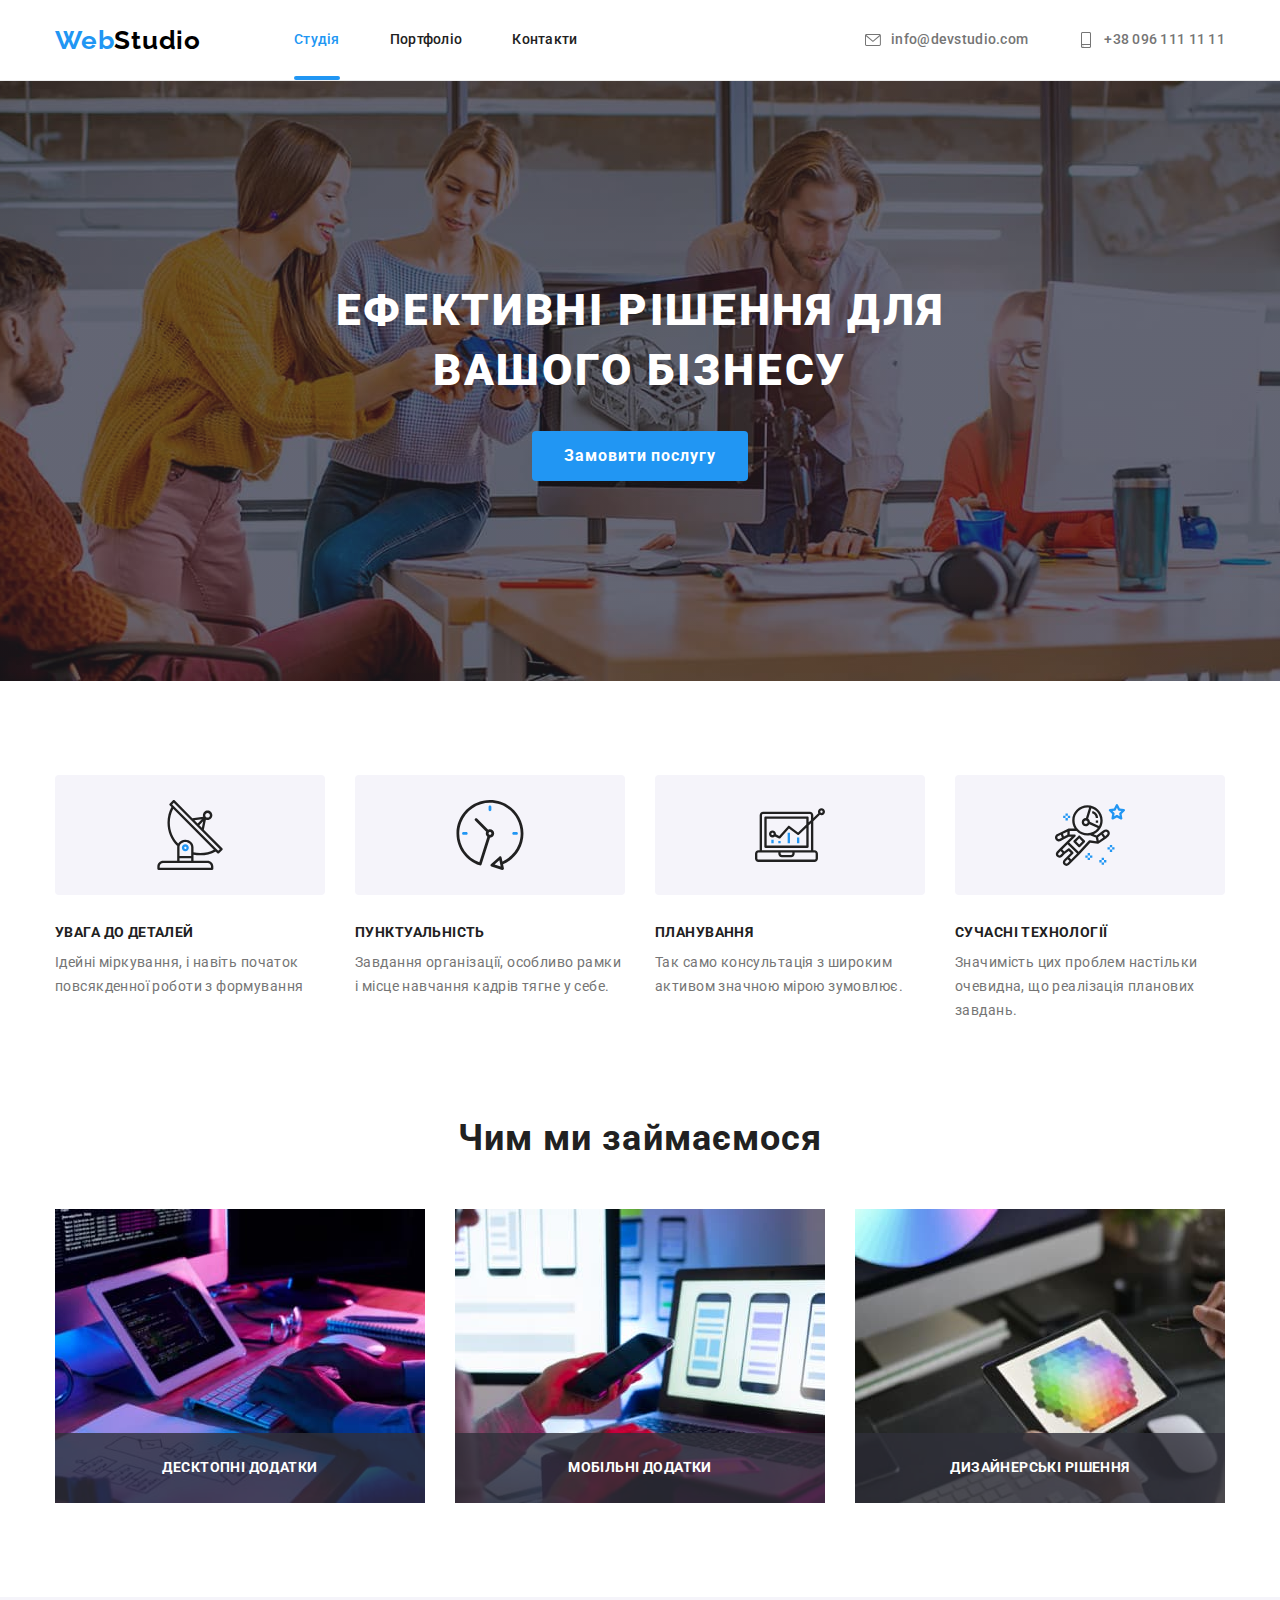
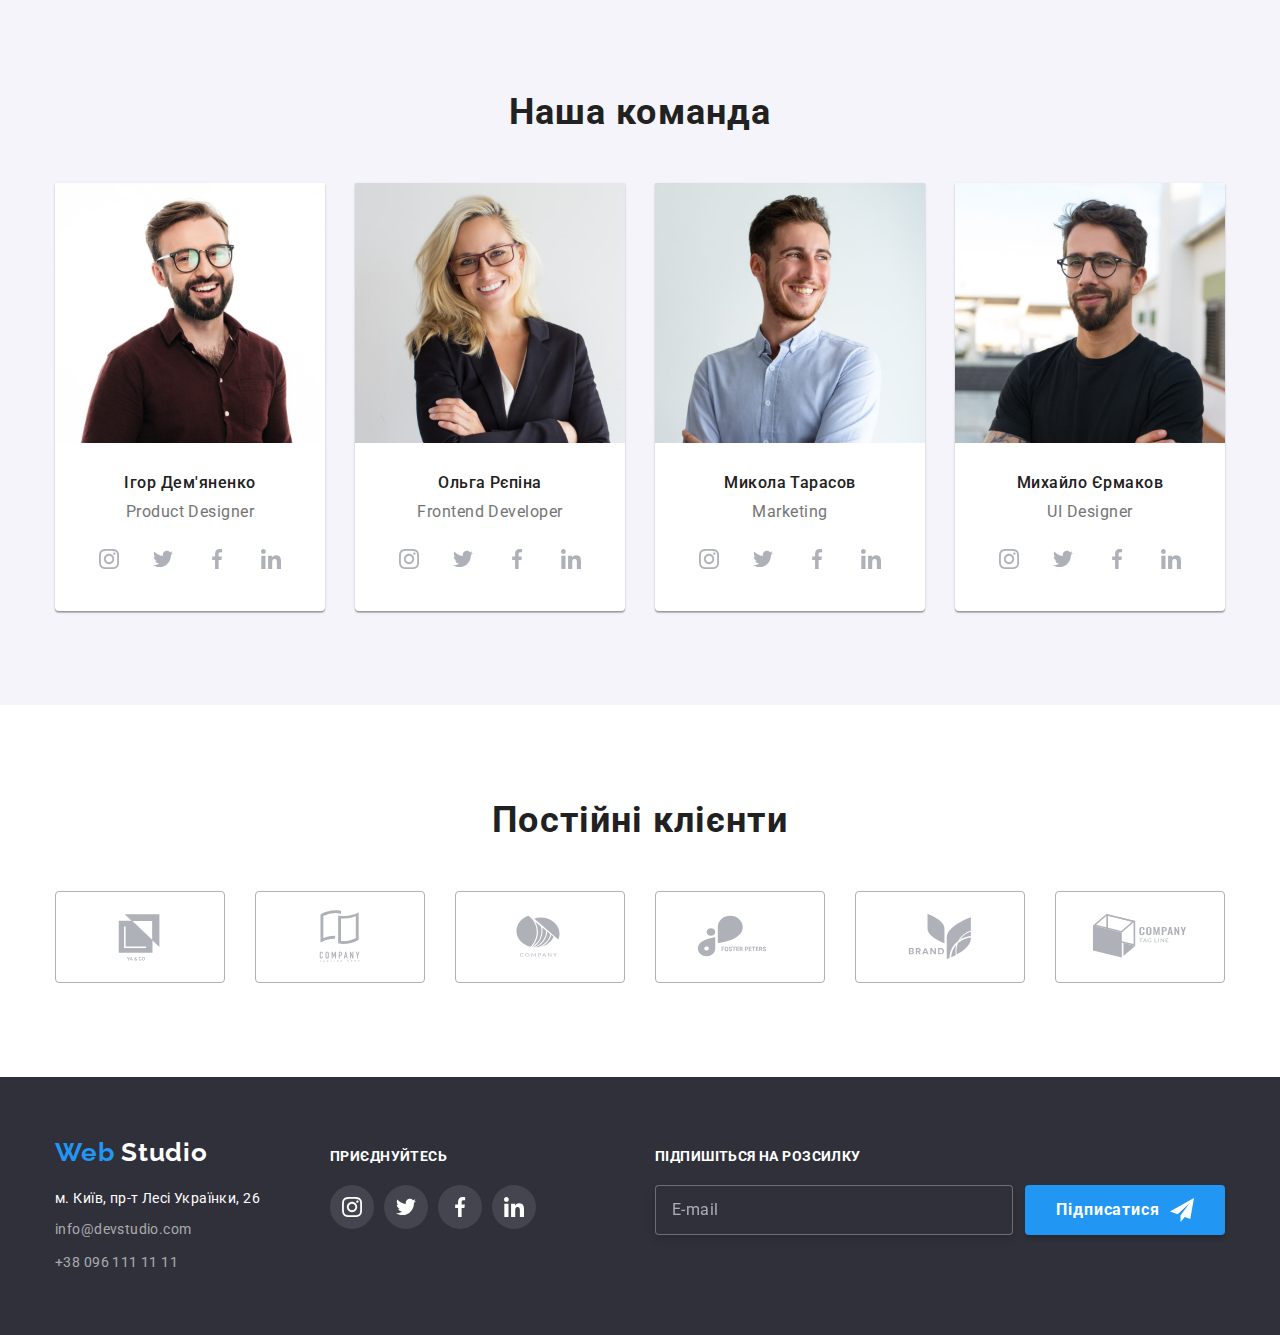
<file: index.html>
<!DOCTYPE html>
<html lang="uk">
<head>
    <meta charset="UTF-8">
    <meta http-equiv="X-UA-Compatible" content="IE=edge">
    <meta name="viewport" content="width=device-width, initial-scale=1.0">
    <title>WebStudio</title>
    <link rel="stylesheet" href="https://fonts.googleapis.com/css2?family=Raleway:wght@700&family=Roboto:wght@400;500;700;900&display=swap">
    <link rel="stylesheet" href="https://cdnjs.cloudflare.com/ajax/libs/modern-normalize/1.1.0/modern-normalize.min.css">
    <link rel="stylesheet" href="css/style.css">
</head>
<body>
     <header>
        <!-- Logo -->
        <div class="container header-container">
            <a href="./index.html" class="logo logo-first">Web<span class="logo logo-end">Studio</span></a>
        <!-- Navigation -->
        <nav>
            <ul class="site-nav">
                <li class="nav-li"><a href="./index.html" class="link current"  >Студія</a></li>
                <li class="nav-li"><a href="./portfolio.html" class="link"  >Портфоліо</a></li>
                <li class="nav-li"><a href="./contacts.html" class="link"  >Контакти </a></li>
            </ul>
        </nav>
        <!-- Contacts -->
        <ul class="contacts-header">
            <li class="contacts-li">
                <a href="mailto:info@devstudio.com" class="contacts-link">
                <svg class="header-icon" width="16" height="12">
                    <use href="./images/icons.svg#icon-envelope-header"></use>
                </svg> info@devstudio.com</a>
            </li>
            <li class="contacts-li">
                <a href="tel:+380961111111" class="contacts-link">
                <svg class="header-icon"  width="10" height="16">
                    <use href="./images/icons.svg#icon-smartphone-header"></use>
                </svg>
                +38 096 111 11 11</a>
            </li>
        </ul>
        </div>
    </header>
    <main>
        <!-- Hero section -->
        <section class="section hero-section">
            <div class="container">
            <h1 class="hero-title">Ефективні рішення для <br> вашого бізнесу</h1>
            <button class="button hero-button" data-modal-open>Замовити послугу</button>
            </div>
        </section>
        <!-- About -->
        <section class="section about">
            <div class="container">
            <ul class="about-list">
                <li class="about-item">
                    <div class="thumb">
                    <svg class="about-icon" width="70" height="70">
                        <use href="./images/icons.svg#icon-antenna"></use>
                    </svg></div>
                    <h2 class="about-title">УВАГА ДО ДЕТАЛЕЙ</h2>
                    <p class="about-text">Ідейні міркування, і навіть початок повсякденної роботи з формування 
                </li>
                <li class="about-item">
                    <div class="thumb">
                        <svg class="about-icon" width="70" height="70">
                            <use href="./images/icons.svg#icon-clock"></use>
                        </svg>
                    </div>
                    <h2 class="about-title">ПУНКТУАЛЬНІСТЬ</h2>
                    <p class="about-text">Завдання організації, особливо рамки і місце навчання кадрів тягне у себе.</p>
                </li>
                <li class="about-item">
                    <div class="thumb">
                        <svg class="about-icon" width="70" height="70">
                            <use href="./images/icons.svg#icon-computer"></use>
                        </svg>
                    </div>
                    <h2 class="about-title">ПЛАНУВАННЯ</h2>
                    <p class="about-text"> Так само консультація з широким активом значною мірою зумовлює.</p>
                </li>
                <li class="about-item">
                    <div class="thumb">
                        <svg class="about-icon" width="70" height="70">
                            <use href="./images/icons.svg#icon-astronat"></use>
                        </svg>
                    </div>
                    <h2 class="about-title">СУЧАСНІ ТЕХНОЛОГІЇ</h2>
                    <p class="about-text">Значимість цих проблем настільки очевидна, що реалізація планових завдань.</p>
                </li>
            </ul>
            </div>
        </section>
        <!-- What we do -->
        <section class="section profile">
            <div class="container">
            <h2 class="profile-title">Чим ми займаємося</h2>
            <ul class="profile-list">
                <li class="profile-item"><div class="profile-text"><p>Десктопні додатки</p></div><img src="images/box-1.jpg" alt="keyboard" width="370" height="294"></li>
                <li class="profile-item"><div class="profile-text"><p>Мобільні додатки</p></div><img src="images/box-2.jpg" alt="mobile" width="370" height="294"></li>
                <li class="profile-item"><div class="profile-text"><p>Дизайнерські рішення</p></div><img src="images/box-3.jpg" alt="tablet" width="370" height="294"></li>
            </ul>
            </div>
        </section>
        <!-- Our team -->
        <section class="section team">
            <div class="container">
            <h2 class="team-title">Наша команда</h2>
            <ul class="team-list">
                <li class="team-item">
                    <img class="team-image" src="./images/product-designer.jpg" alt="Product Designer" width="270" height="260">
                    <div class="team-content">
                    <h3 class="team-name" lang="uk">Ігор Дем'яненко</h3>
                    <p class="team-position" lang="en">Product Designer</p>
                    <ul class="team-link">
                        <li><a class="team-social" href="https://www.instagram.com/"><svg class="team-icon" width="20" height="20"><use href="./images/icons.svg#icon-instagram-team" ></use></svg> <span class="visually-hidden"> Instagram</span></a></li>
                        <li><a class="team-social" href="https://twitter.com/"><svg class="team-icon" width="20" height="20"><use href="./images/icons.svg#icon-twitter-team"></use></svg> <span class="visually-hidden"> Twitter</span></a></li>
                        <li><a class="team-social" href="https://www.facebook.com/"><svg class="team-icon" width="20" height="20"><use href="./images/icons.svg#icon-facebook-team" ></use></svg> <span class="visually-hidden"> Facebook</span></a></li>
                        <li><a class="team-social" href="https://www.linkedin.com/"><svg class="team-icon" width="20" height="20"><use href="./images/icons.svg#icon-linkedin-team"></use></svg> <span class="visually-hidden"> LinkedIn</span></a></li>
                    </ul>
                    </div>
                </li>
                <li class="team-item">
                    <img class="team-image" src="./images/frontend-developer.jpg" alt="Frontend Developer" width="270" height="260">
                    <div class="team-content">
                    <h3 class="team-name" lang="uk">Ольга Рєпіна</h3>
                    <p class="team-position" lang="en">Frontend Developer</p>
                    <ul class="team-link">
                        <li><a class="team-social" href="https://www.instagram.com/"><svg class="team-icon" width="20" height="20"><use href="./images/icons.svg#icon-instagram-team" ></use></svg> <span class="visually-hidden"> Instagram</span></a></li>
                        <li><a class="team-social" href="https://twitter.com/"><svg class="team-icon" width="20" height="20"><use href="./images/icons.svg#icon-twitter-team"></use></svg> <span class="visually-hidden"> Twitter</span></a></li>
                        <li><a class="team-social" href="https://www.facebook.com/"><svg class="team-icon" width="20" height="20"><use href="./images/icons.svg#icon-facebook-team" ></use></svg> <span class="visually-hidden"> Facebook</span></a></li>
                        <li><a class="team-social" href="https://www.linkedin.com/"><svg class="team-icon" width="20" height="20"><use href="./images/icons.svg#icon-linkedin-team"></use></svg> <span class="visually-hidden"> LinkedIn</span></a></li>
                    </ul>
                    </div>
                </li>
                <li class="team-item">
                    <img class="team-image" src="./images/marketing.jpg" alt="Marketing" width="270" height="260">
                    <div class="team-content">
                    <h3 class="team-name" lang="uk">Микола Тарасов</h3>
                    <p class="team-position" lang="en">Marketing</p>
                    <ul class="team-link">
                        <li><a class="team-social" href="https://www.instagram.com/"><svg class="team-icon" width="20" height="20"><use href="./images/icons.svg#icon-instagram-team" ></use></svg> <span class="visually-hidden"> Instagram</span></a></li>
                        <li><a class="team-social" href="https://twitter.com/"><svg class="team-icon" width="20" height="20"><use href="./images/icons.svg#icon-twitter-team"></use></svg> <span class="visually-hidden"> Twitter</span></a></li>
                        <li><a class="team-social" href="https://www.facebook.com/"><svg class="team-icon" width="20" height="20"><use href="./images/icons.svg#icon-facebook-team" ></use></svg> <span class="visually-hidden"> Facebook</span></a></li>
                        <li><a class="team-social" href="https://www.linkedin.com/"><svg class="team-icon" width="20" height="20"><use href="./images/icons.svg#icon-linkedin-team"></use></svg> <span class="visually-hidden"> LinkedIn</span></a></li>
                    </ul>
                    </div>
                </li>
                <li class="team-item">
                    <img class="team-image" src="./images/ui-designer.jpg" alt="UI Designer" width="270" height="260">
                    <div class="team-content">
                    <h3 class="team-name" lang="uk">Михайло Єрмаков</h3>
                    <p class="team-position" lang="en">UI Designer</p>
                   <ul class="team-link">
                        <li><a class="team-social" href="https://www.instagram.com/"><svg class="team-icon" width="20" height="20"><use href="./images/icons.svg#icon-instagram-team" ></use></svg> <span class="visually-hidden"> Instagram</span></a></li>
                        <li><a class="team-social" href="https://twitter.com/"><svg class="team-icon" width="20" height="20"><use href="./images/icons.svg#icon-twitter-team"></use></svg> <span class="visually-hidden"> Twitter</span></a></li>
                        <li><a class="team-social" href="https://www.facebook.com/"><svg class="team-icon" width="20" height="20"><use href="./images/icons.svg#icon-facebook-team" ></use></svg> <span class="visually-hidden"> Facebook</span></a></li>
                        <li><a class="team-social" href="https://www.linkedin.com/"><svg class="team-icon" width="20" height="20"><use href="./images/icons.svg#icon-linkedin-team"></use></svg> <span class="visually-hidden"> LinkedIn</span></a></li>
                    </ul>
                    </div>
                </li>
            </ul>
            </div>
        </section>
        <section class="section clients">
            <div class="container">
            <h2 class="clients-title">Постійні клієнти</h2>
            <ul class="clients-list">
                <li>
                    <a class="clients-link" href="" >
                        <svg class="clients-icon" width="106" height="60">
                            <use href="./images/icons.svg#icon-company1" ></use>
                        </svg>
                    </a>
                </li>
                <li>
                    <a class="clients-link" href="" >
                        <svg class="clients-icon" width="106" height="60">
                            <use href="./images/icons.svg#icon-company2"></use>
                        </svg>
                    </a>
                </li>
                <li><a class="clients-link" href="" >
                        <svg class="clients-icon" width="106" height="60">
                            <use href="./images/icons.svg#icon-company3"></use>
                        </svg>
                    </a>
                </li>
                <li><a class="clients-link" href="" >
                        <svg class="clients-icon" width="106" height="60">
                            <use href="./images/icons.svg#icon-company4"></use>
                        </svg> 
                    </a>
                </li>
                <li><a class="clients-link" href="" >
                        <svg class="clients-icon" width="106" height="60">
                            <use href="./images/icons.svg#icon-company5"></use>
                        </svg> 
                    </a>
                </li>
                <li><a class="clients-link" href="" >
                        <svg class="clients-icon" width="106" height="60">
                            <use href="./images/icons.svg#icon-company6"></use>
                        </svg> 
                    </a>
                </li>
            </ul>
            </div>
        </section>
    </main>
    <footer>
        <div class="container footer-container">
        <div class="footer-adress">
         <!-- Footer logo -->
                <a href="./index.html" class="logo logo-first">Web
                    <span class="logo footer-end">Studio</span>
                </a>
        <!-- Footer adress -->
                <address>
                <ul class="footer-list">
                    <li class="footer-item">
                        <a href="https://goo.gl/maps/C7pXMFegKn5EvWC58" class="adress-link" target="_blank" rel="noreferrer noopener"> м. Київ, пр-т Лесі Українки, 26 </a>
                    </li>
                    <li class="footer-item">
                        <a href="mailto:info@devstudio.com" class="footer-contacts">info@devstudio.com</a>
                    </li>
                    <li class="footer-item">
                        <a href="tell:+380961111111" class="footer-contacts">+38 096 111 11 11</a>
                    </li>
                </ul>
                </address>
        </div>
            <div class="footer-social">
                <p>ПРИЄДНУЙТЕСЬ</p>
                   <ul class="footer-cosial-list">
                        <li><a class="footer-link" href="https://www.instagram.com/">
                            <svg class="icon-footer" width="20" height="20">
                                <use href="./images/icons.svg#icon-instagram-footer"></use>
                            </svg>
                            <span class="visually-hidden"> Instagram</span></a></li>
                        <li><a class="footer-link" href="https://twitter.com/">
                            <svg class="icon-footer" width="20" height="20">
                                <use href="./images/icons.svg#icon-twitter-footer" ></use>
                            </svg>
                            <span class="visually-hidden">Twitter</span></a></li>
                        <li><a class="footer-link" href="https://www.facebook.com/">
                            <svg class="icon-footer" width="20" height="20">
                                <use href="./images/icons.svg#icon-facebook-footer"></use>
                            </svg>
                            <span class="visually-hidden">Facebook</span></a></li>
                        <li><a class="footer-link" href="https://www.linkedin.com/">
                            <svg class="icon-footer" width="20" height="20">
                                <use href="./images/icons.svg#icon-linkedin-footer" ></use>
                            </svg>
                            <span class="visually-hidden">LinkedIn</span></a></li>
                    </ul>
            </div>
            <form class="footer-form">
                <p>ПІДПИШІТЬСЯ НА РОЗСИЛКУ</p>
                    <div class="mail-form">
                            <input type="email" name="mail" id="mail" lang="En" placeholder="E-mail">
                            <button class="footer-button" type="submit">
                                Підписатися
                                <svg class="footer-telegram"  width="24" height="24">
                                    <use href="./images/icons.svg#icon-telegram"></use>
                                </svg>
                            </button>
                    </div>
            </form>
        </div>
    </footer>
    <div class="backdrop is-hidden" data-modal>
        
        <div class="modal">

    <form class="modal-form">
        <p>Залиште свої дані, ми вам передзвонимо</p>

        <div class="form-field">
            <label for="name">Ім'я</label>
            <input class="form-input" type="text" name="name" id="name"> 
                <svg class="icon-modal" width="18" height="18">
                    <use href="./images/icons.svg#icon-person-modal"></use>
                </svg>       
        </div>

        <div class="form-field">
            <label for="telephone">Телефон</label>
            <input class="form-input" type="tel" name="telephone" id="telephone">  
                <svg class="icon-modal" width="18" height="18">
                    <use href="./images/icons.svg#icon-phone-modal"></use>
                </svg>      
        </div>
    
        <div class="form-field">
            <label for="post">Пошта</label>
            <input class="form-input" type="email" name="post" id="post">
                <svg class="icon-modal" width="18" height="18">
                    <use href="./images/icons.svg#icon-email-modal"></use>
                </svg>
                
        </div>
    
        <div class="form-field coment">
        <label for="coment">Коментар </label>
        <textarea class="form-input" name="coment" id="coment" rows="5" placeholder="Введіть текст"></textarea>
        </div>

        <div class="form-checkbox">
        <label class="modal-check"> 
            <input class="checkbox" type="checkbox" name="privacy">
            <span class="checkbox-icon">
                <svg class="icon-chekbox" width="16" height="15">
                    <use href="./images/icons.svg#icon-icon-checkbox"></use>
                </svg>
            </span>
                Погоджуюся з розсилкою та приймаю &nbsp; 
                    <a href="#">Умови договору</a> 
        </label>  
        </div>

       
        <button class="modal-button" type="submit">Відправити</button>
    </form>


            <button class="close-button" data-modal-close>
                <svg class="close-modal" width="11" height="11">
                    <use href="./images/icons.svg#icon-close-modal"></use>
                </svg>
            </button>
        </div>
        
    </div>
    <script src="./js/modal.js"></script>
</body>
</html>
</file>
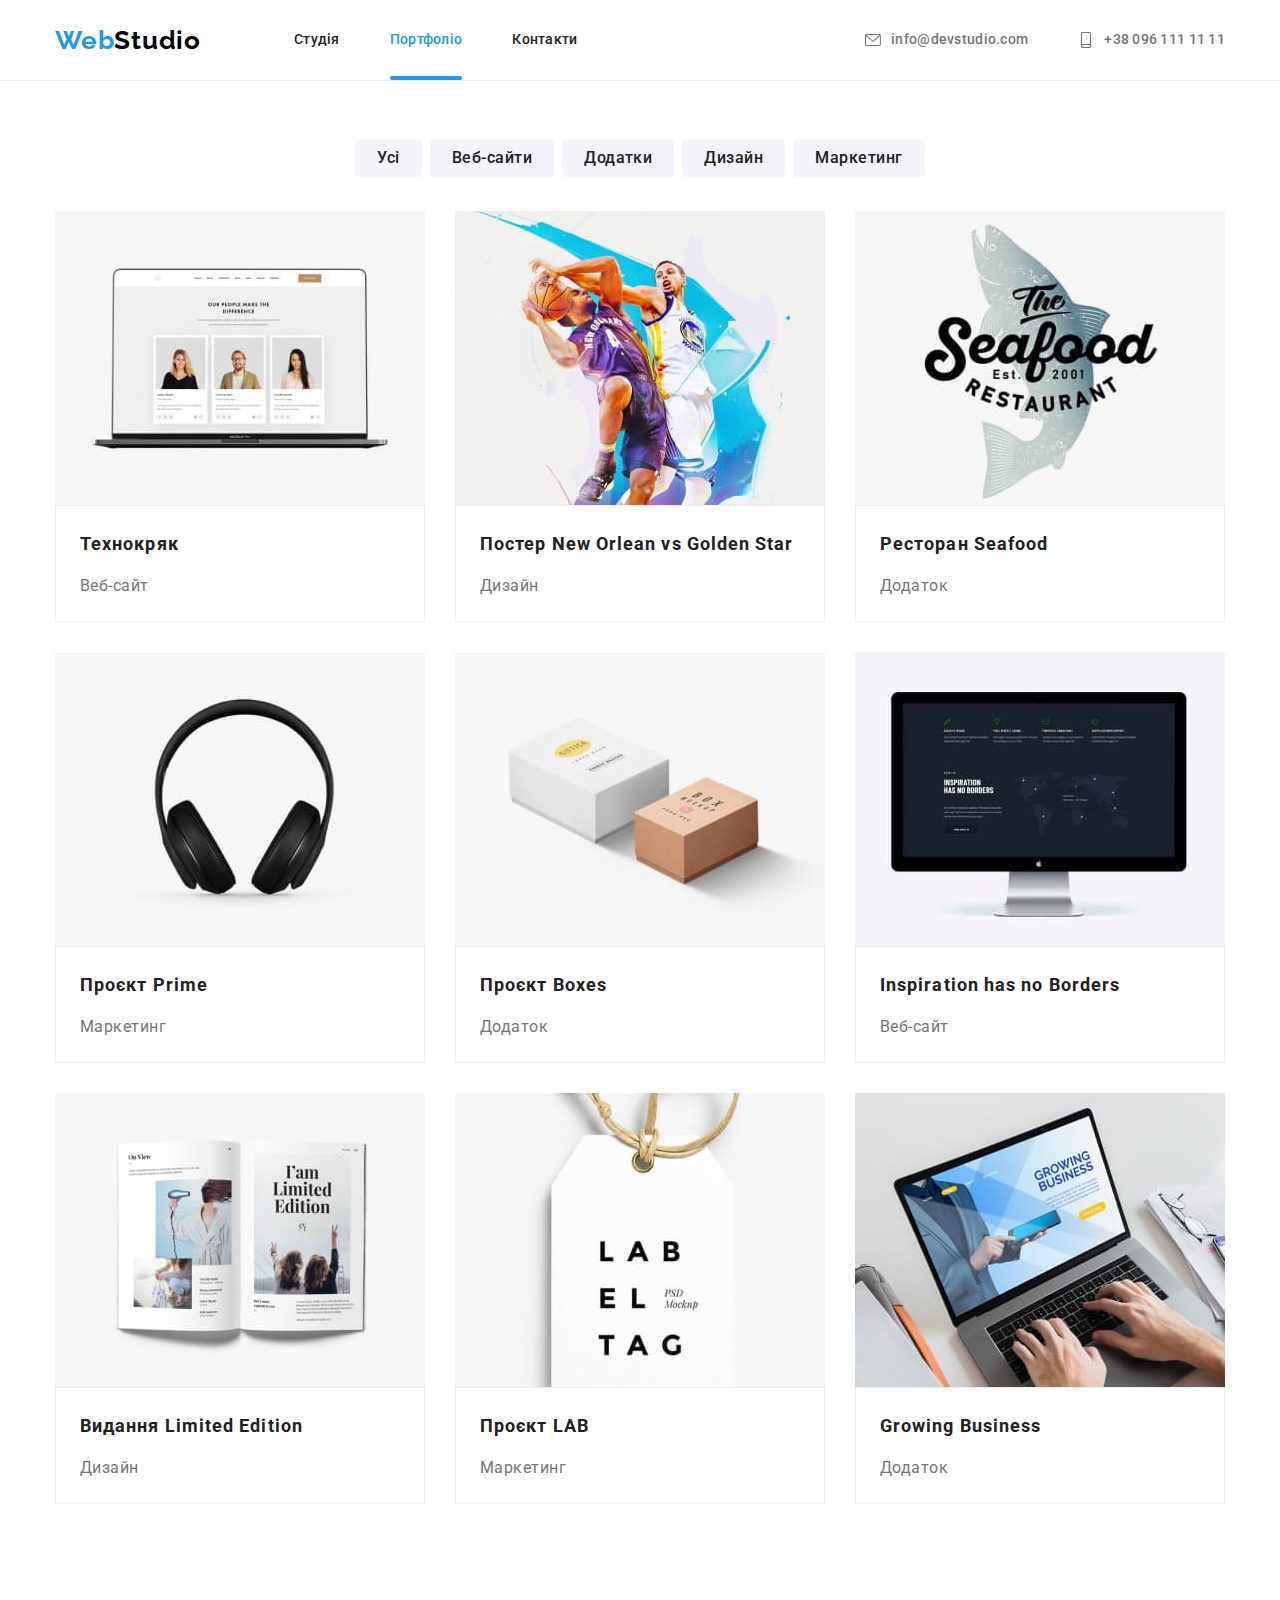
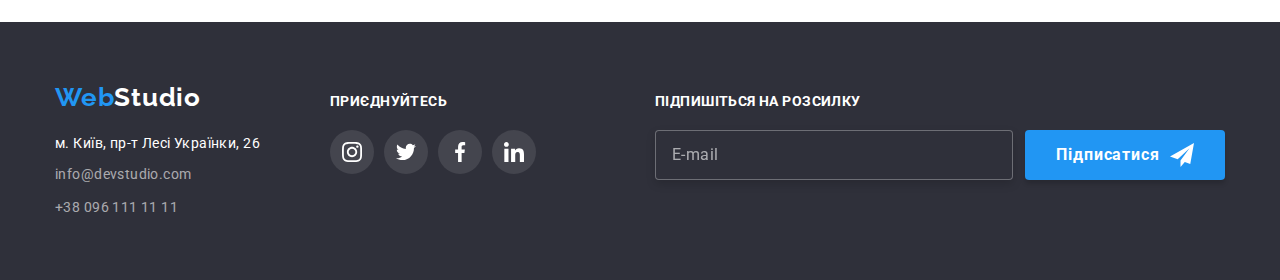
<file: portfolio.html>
<!DOCTYPE html>
<html lang="uk">
<head>
    <meta charset="UTF-8">
    <meta http-equiv="X-UA-Compatible" content="IE=edge">
    <meta name="viewport" content="width=device-width, initial-scale=1.0">
    <title>WebStudio Portfolio</title>
    <link rel="stylesheet" href="https://fonts.googleapis.com/css2?family=Raleway:wght@700&family=Roboto:wght@400;500;700;900&display=swap">
    <link rel="stylesheet" href="https://cdnjs.cloudflare.com/ajax/libs/modern-normalize/1.1.0/modern-normalize.min.css">
    <link rel="stylesheet" href="css/style.css">
</head>
<body>
      <header>
        <!-- Logo -->
        <div class="container header-container">
            <a href="./index.html" class="logo logo-first">Web<span class="logo logo-end">Studio</span></a>
        <!-- Navigation -->
        <nav>
            <ul class="site-nav">
                <li class="nav-li"><a href="./index.html" class="link">Студія</a></li>
                <li class="nav-li"><a href="./portfolio.html" class="link  current">Портфоліо</a></li>
                <li class="nav-li"><a href="./contacts.html" class="link">Контакти </a></li>
            </ul>
        </nav>
        <!-- Contacts -->
        <ul class="contacts-header">
            <li class="contacts-li">
                <a href="mailto:info@devstudio.com" class="contacts-link">
                <svg class="header-icon" width="16" height="12">
                    <use href="./images/icons.svg#icon-envelope-header"></use>
                </svg> info@devstudio.com</a>
            </li>
            <li class="contacts-li">
                <a href="tel:+380961111111" class="contacts-link">
                <svg class="header-icon"  width="10" height="16">
                    <use href="./images/icons.svg#icon-smartphone-header"></use>
                </svg>
                +38 096 111 11 11</a>
            </li>
        </ul>
        </div>
    </header>
    <main>
        <section class="portfolio-section">
        <div class="container">
            <h1 class="visually-hidden">Портфоліо</h1>
            <!-- Button filter -->
            <ul class="filter-list">
                <li><button class="button filter-item">Усі</button></li>
                <li><button class="button filter-item">Веб-сайти</button></li>
                <li><button class="button filter-item">Додатки</button></li>
                <li><button class="button filter-item">Дизайн</button></li>
                <li><button class="button filter-item">Маркетинг</button></li>
            </ul>
        <!-- Portfolio -->
            <ul class="portfolio-list">
                <li class="portfolio-item"> 
                        <a class="portfolio-link" href="" >
                                <div class="portfolio-thumb">
                                    <img class="portfolio-image" src="./images/techno.jpg" alt="technokrjak" width="370" height="294">
                                    <div class="portfolio-overlay">
                                        <div class="portfolio-text">
                                        <p>Ресурс пропонує комплексні пропозиції з різним рівнем функціоналу та сервісів. Все це дозволить відвідувачу отримати вичерпні відомості про компанію чи приватну особу</p>
                                        </div>
                                     </div>
                                </div>
                            <div class="portfolio-content">
                            <h2 class="list-title">Технокряк</h2>
                            <p class="list-text" lang="uk">Веб-сайт</p>
                            </div>
                        </a>
                </li>
                <li class="portfolio-item"> 
                        <a class="portfolio-link" href="" >
                            <div class="portfolio-thumb">
                                <img class="portfolio-image" src="./images/poster.jpg" alt="poster" width="370" height="294">
                            <div class="portfolio-overlay">
                                    <div class="portfolio-text">
                                        <p>Ресурс пропонує комплексні пропозиції з різним рівнем функціоналу та сервісів. Все це дозволить відвідувачу отримати вичерпні відомості про компанію чи приватну особу</p>
                                    </div>
                                </div>
                            </div>
                            <div class="portfolio-content">
                            <h2 class="list-title">Постер New Orlean vs Golden Star</h2>
                            <p class="list-text" lang="uk">Дизайн</p>
                        </div>
                        </a>
                </li>
                <li class="portfolio-item"> 
                        <a class="portfolio-link" href="" >
                            <div class="portfolio-thumb">
                                <img class="portfolio-image" src="./images/seafood.jpg" alt="seafood-restorant" width="370" height="294">
                            <div class="portfolio-overlay">
                                    <div class="portfolio-text">
                                        <p>Ресурс пропонує комплексні пропозиції з різним рівнем функціоналу та сервісів. Все це дозволить відвідувачу отримати вичерпні відомості про компанію чи приватну особу</p>
                                    </div>
                                </div>
                            </div>
                            <div class="portfolio-content">
                            <h2 class="list-title">Ресторан Seafood</h2>
                            <p class="list-text" lang="uk">Додаток</p>
                        </div>
                        </a>
                </li>
                <li class="portfolio-item"> 
                        <a class="portfolio-link" href="">
                            <div class="portfolio-thumb">
                                <img class="portfolio-image" src="./images/prime.jpg" alt="prime" width="370" height="294">
                            <div class="portfolio-overlay">
                                    <div class="portfolio-text">
                                        <p>Ресурс пропонує комплексні пропозиції з різним рівнем функціоналу та сервісів. Все це дозволить відвідувачу отримати вичерпні відомості про компанію чи приватну особу</p>
                                    </div>
                                </div>
                            </div>  
                            <div class="portfolio-content">
                            <h2 class="list-title">Проєкт Prime</h2>
                            <p class="list-text" lang="uk">Маркетинг</p>
                        </div>
                        </a>
                </li>
                <li class="portfolio-item"> 
                        <a class="portfolio-link" href="" >
                            <div class="portfolio-thumb">
                                <img class="portfolio-image" src="./images/boxes.jpg" alt="boxes" width="370" height="294">
                            <div class="portfolio-overlay">
                                    <div class="portfolio-text">
                                        <p>Ресурс пропонує комплексні пропозиції з різним рівнем функціоналу та сервісів. Все це дозволить відвідувачу отримати вичерпні відомості про компанію чи приватну особу</p>
                                    </div>
                                </div>
                            </div>
                            <div class="portfolio-content">
                            <h2 class="list-title">Проєкт Boxes</h2>
                            <p class="list-text" lang="uk">Додаток</p>
                        </div>
                        </a>
                </li>
                <li class="portfolio-item"> 
                        <a class="portfolio-link" href="" >
                            <div class="portfolio-thumb">
                                <img class="portfolio-image" src="./images/inspiration.jpg" alt="inspiration" width="370" height="294">
                            <div class="portfolio-overlay">
                                    <div class="portfolio-text">
                                        <p>Ресурс пропонує комплексні пропозиції з різним рівнем функціоналу та сервісів. Все це дозволить відвідувачу отримати вичерпні відомості про компанію чи приватну особу</p>
                                    </div>
                                </div>
                            </div>
                            <div class="portfolio-content">
                            <h2 class="list-title" lang="en">Inspiration has no Borders</h2>
                            <p class="list-text" lang="uk">Веб-сайт</p>
                        </div>
                        </a>
                </li>
                <li class="portfolio-item"> 
                        <a class="portfolio-link" href="" >
                            <div class="portfolio-thumb">
                                <img class="portfolio-image" src="./images/limited-edition.jpg" alt="limited-edition" width="370" height="294">
                            <div class="portfolio-overlay">
                                    <div class="portfolio-text">
                                        <p>Ресурс пропонує комплексні пропозиції з різним рівнем функціоналу та сервісів. Все це дозволить відвідувачу отримати вичерпні відомості про компанію чи приватну особу</p>
                                    </div>
                                </div>
                            </div>
                            <div class="portfolio-content">
                            <h2 class="list-title">Видання Limited Edition</h2>
                            <p class="list-text" lang="uk">Дизайн</p>
                        </div>
                        </a>
                </li>
                <li class="portfolio-item"> 
                        <a class="portfolio-link" href="" >
                            <div class="portfolio-thumb"> 
                                <img class="portfolio-image" src="./images/lab.jpg" alt="lab" width="370" height="294">
                            <div class="portfolio-overlay">
                                    <div class="portfolio-text">
                                        <p>Ресурс пропонує комплексні пропозиції з різним рівнем функціоналу та сервісів. Все це дозволить відвідувачу отримати вичерпні відомості про компанію чи приватну особу</p>
                                    </div>
                                </div>
                            </div>
                            <div class="portfolio-content">
                            <h2 class="list-title">Проєкт LAB</h2>
                            <p class="list-text" lang="uk">Маркетинг</p>
                        </div>
                        </a>
        
                <li class="portfolio-item"> 
                        <a class="portfolio-link" href="" >
                            <div class="portfolio-thumb">
                                <img class="portfolio-image" src="./images/growing-busines.jpg" alt="growing-busines" width="370" height="294">
                            <div class="portfolio-overlay">
                                    <div class="portfolio-text">
                                        <p>Ресурс пропонує комплексні пропозиції з різним рівнем функціоналу та сервісів. Все це дозволить відвідувачу отримати вичерпні відомості про компанію чи приватну особу</p>
                                    </div>
                                </div>
                            </div>
                            <div class="portfolio-content">
                            <h2 class="list-title" lang="en">Growing Business</h2>
                            <p class="list-text" lang="uk">Додаток</p>
                        </div>
                        </a>
                </li>
            </ul>
        </div>
        </section>
    </main>
    <footer>
        <div class="container footer-container">
        <div class="footer-adress">
         <!-- Footer logo -->
                <a href="./index.html" class="logo logo-first">Web<span class="logo footer-end">Studio</span></a>
        <!-- Footer adress -->
                <address>
                <ul class="footer-list">
                    <li class="footer-item">
                        <a href="https://goo.gl/maps/C7pXMFegKn5EvWC58" class="adress-link" target="_blank" rel="noreferrer noopener"> м. Київ, пр-т Лесі Українки, 26 </a>
                    </li>
                    <li class="footer-item">
                        <a href="mailto:info@devstudio.com" class="footer-contacts">info@devstudio.com</a>
                    </li>
                    <li class="footer-item">
                        <a href="tell:+380961111111" class="footer-contacts">+38 096 111 11 11</a>
                    </li>
                </ul>
                </address>
        </div>
            <div class="footer-social">
                <p>ПРИЄДНУЙТЕСЬ</p>
                   <ul class="footer-cosial-list">
                        <li><a class="footer-link" href="https://www.instagram.com/">
                            <svg class="icon-footer" width="20" height="20">
                                <use href="./images/icons.svg#icon-instagram-footer"></use>
                            </svg>
                            <span class="visually-hidden"> Instagram</span></a></li>
                        <li><a class="footer-link" href="https://twitter.com/">
                            <svg class="icon-footer" width="20" height="20">
                                <use href="./images/icons.svg#icon-twitter-footer" ></use>
                            </svg>
                            <span class="visually-hidden">Twitter</span></a></li>
                        <li><a class="footer-link" href="https://www.facebook.com/">
                            <svg class="icon-footer" width="20" height="20">
                                <use href="./images/icons.svg#icon-facebook-footer"></use>
                            </svg>
                            <span class="visually-hidden">Facebook</span></a></li>
                        <li><a class="footer-link" href="https://www.linkedin.com/">
                            <svg class="icon-footer" width="20" height="20">
                                <use href="./images/icons.svg#icon-linkedin-footer" ></use>
                            </svg>
                            <span class="visually-hidden">LinkedIn</span></a></li>
                    </ul>
            </div>
            <form class="footer-form" action="">
                <p>ПІДПИШІТЬСЯ НА РОЗСИЛКУ</p>
                    <div class="mail-form">
                            <input type="email" name="mail" id="mail" lang="En" placeholder="E-mail">
                            <button class="footer-button" type="submit">
                                Підписатися
                                <svg class="footer-telegram"  width="24" height="24">
                                    <use href="./images/icons.svg#icon-telegram"></use>
                                </svg>
                            </button>
                    </div>
            </form>
        </div>
    </footer>
</body>
</html>
</file>
<file: css/style.css>
:root {
    --primary-bg-color: #FFFFFF;
    --block-bg-color: #2F303A;
    --section-bg-color: #F5F4FA;
    --active-color: #2196F3;
    --primary-text-color: #212121;
    --text-color: #757575;
    --timing-function: cubic-bezier(0.4, 0, 0.2, 1);
    
}

h1,
h2,
h3,
h4,
h5,
h6,
ul,
p {
    margin: 0;
}

body {
    font-family: 'Roboto', 'Verdana', 'Tahoma', sans-serif;
    background-color: var(--primary-bg-color);
    color: var(--primary-text-color);
}

img {
    display: block;
}

ul{
    margin: 0;
    padding: 0;
}

li {
    list-style: none;
    margin: 0;
    padding: 0;
}

a {
    text-decoration: none;
    color: var(--head-color);
}

a, button {
    margin: 0;
    padding: 0;
}

.container {
    width: 1200px;
    margin: 0 auto;
    padding-left: 15px;
    padding-right: 15px;
}


.section{
    padding-top: 94px;
    padding-bottom: 94px;

}

.visually-hidden {
    position: absolute;
    width: 1px;
    height: 1px;
    margin: -1px;
    border: 0;
    padding: 0;
    white-space: nowrap;
    clip-path: inset(100%);
    clip: rect(0 0 0 0);
    overflow: hidden;
}

/* Header */
header{
     border-bottom: 1px solid #ECECEC;
}
.header-container{
    display: flex;
    align-items: center;
}
/* Logo */
.logo {
    font-family: 'Raleway';
    font-weight: 700;
    font-size: 26px;
    line-height: 1.19;
    letter-spacing: 0.03em;
}

.logo-first {
    text-decoration: none;
    color: var(--active-color);
}

.logo-end {
    color: #000000;
}

/* Navigation */
nav{
    margin-left: 93px;
}
.site-nav {
    display: flex;
    flex-wrap: wrap;
    text-align: center;
    gap: 50px; 
}

.nav-li,
.contacts-header li {
    font-weight: 500;
    font-size: 14px;
    line-height: 1.14;
    letter-spacing: 0.02em;
}

.link {
    text-decoration: none;
    color: var(--primary-text-color);
    cursor: pointer;
    padding-top: 32px;
    padding-bottom: 32px;
    display: block;
    position: relative;
    transition: color 250ms var(--timing-function);
}

/* Current */
.link.current::after {
    content:'';
    display: block;
    position: absolute;
    bottom: 0;
    left: 0;
    width: 100%;
    height: 4px;
    background: #2196F3;
    border-radius: 2px;
}

.site-nav .link.current {
    color: var(--active-color);
}

.link:focus,
.link:hover {
    color: var(--active-color);
   
}

/* Contacts */
.contacts-header{
    display:flex;
    margin-left: auto;
    gap: 50px;
}
.contacts-link {
    font-weight: 500;
    font-size: 14px;
    line-height: 1.14;
    letter-spacing: 0.02em;
    max-width: 100%;
    height: 100%;
    color: var(--text-color);
    cursor: pointer;
    display: inline-flex;
    align-items: center;
    justify-content: center;
    transition: color 250ms var(--timing-function);
}

.contacts-link:hover,
.contacts-link:focus {
    color: var(--active-color);
    

    
}

.header-icon{
    display:flex;
    width: 16px;
    max-height: 16px;
    margin-right: 10px;
    fill: currentColor;
}

/* Main */
.main {}

/* Hero section */
.hero-section{
    background-color: var(--block-bg-color);
    color: var(--primary-bg-color);
    letter-spacing: 0.06em;
    text-transform: uppercase;
    text-align: center;
    max-width: 1600px;
    height: 600px;
    padding-top: 200px;
    padding-bottom: 200px;
    margin-left: auto;
    margin-right: auto;
    background-image: linear-gradient(
        to right,
        rgba(47, 48, 58, 0.4),
        rgba(47, 48, 58, 0.4)),
        url(../images/hero-image.jpg);
    background-repeat: no-repeat;
    background-position: center;
}

.hero-title{
    font-weight: 900;
    font-size: 44px;
    line-height: 1.36;
    letter-spacing: 0.06em;
    text-transform: uppercase;
    margin-top: 0;
    margin-bottom: 0;    
}

.hero-button{
    font-weight: 700;
    font-size: 16px;
    line-height: 1.88;
    align-items: center;
    letter-spacing: 0.06em;
    color: var(--primary-bg-color);
    background-color: var(--active-color);
    width: 216px;
    border-radius: 4px;
    padding: 10px;
    margin-top: 30px;
    border: none;
    transition: box-shadow 250ms var(--timing-function), background-color 250ms var(--timing-function);
    

}

.hero-button:focus, .hero-button:hover{
    background: #188CE8;
    box-shadow: 0px 4px 4px rgba(0, 0, 0, 0.15);
    border-radius: 4px;
    cursor: pointer;
    
    
}

/* About */
.about {}

.about-list {
    display: flex;
    flex-wrap: wrap;
    gap: 30px;
}

.about-item {

    list-style-type: none;
    width: 270px;
    
}

.thumb{
    display:flex;
    justify-content: center;
    align-items: center;
    height:120px;
    border-radius: 4px;
    background-color: var(--section-bg-color);
    margin-bottom: 30px;
    
}

.about-title {
    font-weight: 700;
    font-size: 14px;
    line-height: 1.14;
    letter-spacing: 0.03em;
    text-transform: uppercase;
    color: var(--primary-text-color);
    margin-bottom: 10px;
}

.about-text {
    font-size: 14px;
    line-height: 1.71;
    letter-spacing: 0.03em;
    color: var(--text-color);
}

/* Pfofile */
.profile {
    padding-top: 0;
}

.profile-title {
    font-weight: 700;
    font-size: 36px;
    line-height: 1.17;
    text-align: center;
    letter-spacing: 0.03em;
    color: var(--primary-text-color);
    margin-bottom: 50px;
}

.profile-list {
    list-style-type: none;
    display: flex;
    flex-wrap: wrap;
    gap: 30px;
    

}

.profile-item {
    position: relative;
}

.profile-text{
    content: '';
    position: absolute;
    bottom: 9%;
    left: 25%;
    right: 25%;
    font-weight: 700;
    font-size: 14px;
    line-height: 1.14;
    text-align: center;
    letter-spacing: 0.03em;
    text-transform: uppercase;
    color: var(--primary-bg-color);

}
.profile-item::before{
    content: '';
    position: absolute;
    bottom: 0;
    left: 0;
    width: 100%;
    height: 70px;
    background: rgba(47, 48, 58, 0.8);

}

/* Team */
.team {
    background-color: var(--section-bg-color);
    display: flex;
    flex-direction: column;
    align-items: center;
    justify-content: center;
}

.team-title {
    font-weight: 700;
    font-size: 36px;
    line-height: 1.17;
    text-align: center;
    letter-spacing: 0.03em;
    color: var(--primary-text-color);
    margin-bottom: 50px;
}

.team-list {
    display: flex;
    flex-wrap: wrap;
    gap: 30px;
}
.team-item{
    display: block;
    background: var(--primary-bg-color);    
    box-shadow: 0px 1px 3px rgba(0, 0, 0, 0.12), 0px 1px 1px rgba(0, 0, 0, 0.14), 0px 2px 1px rgba(0, 0, 0, 0.2);
    border-radius: 0px 0px 4px 4px;
}

.team-image{
    max-width: 100%;
}
.team-content{
    padding-top: 30px;
    padding-bottom: 30px;
}
.team-name {
    font-weight: 500;
    font-size: 16px;
    line-height: 1.19;
    text-align: center;
    letter-spacing: 0.03em;
    color: var(--primary-text-color);
    margin-bottom: 10px;
}

.team-position {
    font-size: 16px;
    line-height: 1.19;
    text-align: center;
    letter-spacing: 0.03em;
    color: var(--text-color);
    margin-bottom: 16px;
}
.team-link{
    display: flex;
    align-items: center;
    justify-content: center;
    gap: 10px;
}
.team-social{
    display: flex;
    justify-content: center;
    align-items: center;
    width: 44px;
    height: 44px; 
    border-radius: 50%;
    cursor: pointer;
    color: #AFB1B8;
    background-color: var(--primary-bg-color);
    transition: background-color 250ms var(--timing-function), color 250ms var(--timing-function);
}
.team-social:hover, .team-social:focus{
    color: var(--primary-bg-color);
    background-color: var(--active-color);
}
.team-icon{
    display: block;
    fill: currentColor;
}

/*Clients  */
.clients{
 
}

.clients-title{
    font-weight: 700;
    font-size: 36px;
    line-height: 42px;
    text-align: center;
    letter-spacing: 0.03em;
    color: var(--primary-text-color);
    margin-bottom: 50px;
}

.clients-list{
    display: flex;
    justify-content: center;
    gap: 30px;
}

       
.clients-link{
    display: flex;
    justify-content: center;
    align-items: center;
    width: 170px;
    height: 92px;
    border: 1px solid #AFB1B8;
    border-radius: 4px;
    color: #AFB1B8;
    transition: border 250ms var(--timing-function), color 250ms var(--timing-function);
}
.clients-link:hover, .clients-link:focus{
    color: var(--active-color);
    border: 1px solid var(--active-color);
    
}
.clients-icon{
    display: flex;
    fill: currentColor;
    transition: fill 250ms var(--timing-function);
    
}
.clients-icon:hover, .clients-icon:focus{
    fill: var(--active-color);
   
   
}
/* Footer */
footer {
    background-color: var(--block-bg-color);
    padding-top: 60px;
    padding-bottom: 60px;
}

.footer-container{
    display: flex; 
    align-items: baseline;
}

.footer-adress{
    display: block;
    margin-right: 70px;
}

.footer-end {
    color: var(--primary-bg-color);
}

address{
    margin-top: 20px;
}

.adress-link {
    font-style: normal;
    font-size: 14px;
    line-height: 1.5;
    letter-spacing: 0.03em;
    color: var(--primary-bg-color);
    text-decoration: none;
    transition: color 250ms var(--timing-function);
}

.footer-contacts {
    font-style: normal;
    font-size: 14px;
    line-height: 1.7;
    letter-spacing: 0.03em;
    color: rgba(255, 255, 255, 0.6);
    text-decoration: none;
    display: flex;
    flex-wrap: wrap;
    transition: color 250ms var(--timing-function);
}

.footer-item:nth-child(-n + 2){
    margin-bottom: 9px;
}
.adress-link:hover,
.adress-link:focus,
.footer-contacts:hover,
.footer-contacts:focus {
    color: var(--active-color);
    
}
.footer-social{
    display: block;
    align-items: center;
    justify-content: center;
}
.footer-social p{
    font-weight: 700;
    font-size: 14px;
    line-height: 1.14;
    letter-spacing: 0.03em;
    text-transform: uppercase;
    color: var(--primary-bg-color);
    margin-bottom: 20px;
    text-align:justify;
    
}

.footer-cosial-list{
    display: inline-flex;
    justify-content: center;
    gap: 10px; 
}
.footer-link{
    display:flex;
    justify-content: center;
    align-items: center;
    width: 44px;
    height: 44px;
    border-radius: 50%;
    background-color: rgba(255, 255, 255, 0.1);  
    transition: background-color 250ms var(--timing-function);
}
.footer-link:hover, .footer-link:focus{
    background-color: var(--active-color);
}

.icon-footer{
    display: flex;
    padding: 0;
}

.footer-form{
    display:block;
    margin-left: auto;
    width: 570px;
}

.footer-form p{
    font-weight: 700;
    font-size: 14px;
    line-height: 1.14;
    letter-spacing: 0.03em;
    color: #FFFFFF;
    text-align: justify;
    margin-bottom: 20px;
}

.mail-form{
    display: flex;
}

.mail-form input{
    width: 358px;
    margin-right: 12px;
    background-color: var(--block-bg-color);
    border: 1px solid rgba(255, 255, 255, 0.3);
    filter: drop-shadow(0px 4px 4px rgba(0, 0, 0, 0.15));
    border-radius: 4px;
    padding-left: 16px;
    color: rgba(255, 255, 255, 0.6);
    transition: border 250ms var(--timing-function);
}

.mail-form input:hover, .mail-form input:focus{
    border: 1px solid var(--primary-bg-color);
    outline: none;
}

.mail-form input::placeholder{
    margin-right: 16px;
    font-size: 16px;
    line-height: 1.25;
    display: flex;
    align-items: center;
    letter-spacing: 0.03em;
    color: rgba(255, 255, 255, 0.6);
}
.footer-button{
    display:inline-flex;
    justify-content: center;
    align-items: center;
    width:200px;
    height: 50px;
    font-weight: 700;
    font-size: 16px;
    line-height: 1.88;
    letter-spacing: 0.06em;
    color: var(--primary-bg-color);
    margin: 0;
    background: var(--active-color);
    box-shadow: 0px 4px 4px rgba(0, 0, 0, 0.15);
    border: none;
    border-radius: 4px;
    transition: box-shadow 250ms var(--timing-function), background-color 250ms var(--timing-function);
}


.footer-button:focus, .footer-button:hover{
    background-color: #188CE8;
    box-shadow: 0px 4px 4px rgba(0, 0, 0, 0.15);
    cursor: pointer;
}

.footer-telegram{
    margin-left: 10px;
}



/* Portfolio page*/

.portfolio-section{
    padding-top: 58px;
    padding-bottom: 118px; 
}

/* Button filter */

.filter-list {
    display: flex;
    flex-wrap: wrap;
    justify-content: center;
    gap:8px;
    margin-bottom: 34px;
}

.filter-item {
    font-weight: 500;
    font-size: 16px;
    line-height: 1.6;
    text-align: center;
    letter-spacing: 0.03em;
    color: var(--primary-text-color);
    background-color: var(--section-bg-color);
    padding: 6px 22px;
    border-radius: 4px;
    border:none;
    display: flex;
    justify-content: center;
    transition: color 250ms var(--timing-function), background-color 250ms var(--timing-function), box-shadow 250ms var(--timing-function);
}
    
.filter-item:hover,
.filter-item:focus {
    color: var(--primary-bg-color);
    background-color: var(--active-color);
    box-shadow: 0px 3px 1px rgba(0, 0, 0, 0.1), 0px 1px 2px rgba(0, 0, 0, 0.08), 0px 2px 2px rgba(0, 0, 0, 0.12);
    cursor: pointer;
}
/* Portfolio */

.portfolio-list {
    display: flex;
    flex-wrap: wrap;
    gap: 30px;
    position: relative;    
}

.portfolio-item {
    display: flex;
    flex-wrap: wrap;
    gap: 30px;
    position: relative;     
}
.portfolio-thumb{
    overflow: hidden;
    position: relative; 
}

.portfolio-text{
    position: absolute;
    top:15%;
    left: 7%;
    right: 7%;
    font-size: 18px;
    line-height: 1.55;
    letter-spacing: 0.03em;
    color: var(--primary-bg-color);
}
.portfolio-overlay{
    position: absolute;
    top: 0;
    left: 0;
    min-width: 370px;
    min-height: 294px;
    background-color: rgba(33, 150, 243, 0.9);
    transform: translateY(100%);
    transition: background-color 250ms var(--timing-function), transform 250ms var(--timing-function) ;
}

.portfolio-link{
    transition: box-shadow 250ms var(--timing-function);
}

.portfolio-link:hover .portfolio-overlay,
.portfolio-link:focus .portfolio-overlay{
    transform: translateY(0);
   
}

.portfolio-link:hover, .portfolio-link:focus{
    box-shadow: 0px 3px 1px rgba(0, 0, 0, 0.1), 0px 1px 2px rgba(0, 0, 0, 0.08), 0px 2px 2px rgba(0, 0, 0, 0.12);
    
}
.portfolio-content{
    padding: 20px 24px;
    background: #FFFFFF;
    border: 1px solid #EEEEEE;
}

.list-title {
    font-weight: 700;
    font-size: 18px;
    line-height: 2;
    letter-spacing: 0.06em;
    color: var(--primary-text-color);
    margin-bottom: 9px;
}

.list-text {
    font-size: 16px;
    line-height: 1.89;
    letter-spacing: 0.03em;
    color: var(--text-color)
}


/* Backdrop */
.backdrop{
    position: fixed;
    top: 0;
    left: 0;
    bottom: 0;
    right: 0;
    background: rgba(0, 0, 0, 0.2);
    opacity: 1;
    transition: opacity 550ms cubic-bezier(0.4, 0, 0.2, 1);

}

.backdrop.is-hidden{
    opacity: 0;
    pointer-events: none;
}

.modal{
    position: absolute;
    top: 50%;
    left: 50%;
    transform: translate(-50%, -50%) scale(1);

    width: 528px;
    height: 581px;

    background: #FFFFFF;
    box-shadow: 0px 1px 3px rgba(0, 0, 0, 0.12), 0px 1px 1px rgba(0, 0, 0, 0.14), 0px 2px 1px rgba(0, 0, 0, 0.2);
    border-radius: 4px;
    transition: transform 550ms var(--timing-function);
}

.close-button{
    position: absolute;
    display: flex;
    justify-content: center;
    align-items: center;
    top: 8px;
    right: 8px;
    min-width: 30px;
    min-height: 30px;
    border-radius: 50%;
    background-color: #FFFFFF;
    border: 1px solid rgba(0, 0, 0, 0.1);
    transition: background-color 250ms cubic-bezier(0.4, 0, 0.2, 1);
} 
.close-button:hover, .close-button:focus{
    fill: var(--active-color);
}

.modal-form{
    padding: 40px; 
}
.modal-form p{
    font-weight: 700;
    font-size: 20px;
    line-height: 1.15;
    text-align: center;
    letter-spacing: 0.03em;
    color: var(--primary-text-color);
    margin-bottom: 12px;
}

.form-field{
     display: flex;
    flex-direction: column;
    position: relative;
}

.form-field label{
    font-size: 12px;
    line-height: 14px;
    letter-spacing: 0.01em;
    color: var(--text-color);
    margin-bottom: 4px;
}

.form-field input{
    width: 448px;
    height: 40px;
    border: 1px solid rgba(33, 33, 33, 0.2);
    border-radius: 4px;
    margin-bottom: 10px;
    padding-left: 42px;
    transition: border 250ms var(--timing-function);
}

.icon-modal{
    position: absolute;
    display: inline-block;
    top: 45%;
    left: 12px;
    fill: var(--primary-text-color);
    transition: fill 250ms var(--timing-function);
}
.coment{
    margin-bottom: 20px;
}

.coment textarea{
    width: 448px;
    height: 120px;
    border: 1px solid rgba(33, 33, 33, 0.2);
    border-radius: 4px;
    resize: none;
    padding: 12px 16px;
    transition: border 250ms var(--timing-function);
}

.coment textarea::placeholder{
    font-weight: 400;
    font-size: 12px;
    line-height: 14px;
    letter-spacing: 0.01em;
    color: rgba(117, 117, 117, 0.5);
}
.form-field input:focus, .coment textarea:focus,
.form-field input:hover, .coment textarea:hover{
    border: 1px solid var(--active-color);
    outline: none;
}

.form-input:hover + .icon-modal, .form-input:focus + .icon-modal{
    fill: var(--active-color);
}

.form-checkbox{
    margin-bottom: 30px;
}

.modal-check{
    display: flex;
    justify-content: center;
    align-items: center;
    font-weight: 400;
    font-size: 14px;
    line-height: 1.71;
    letter-spacing: 0.03em;
    color: #757575;
}

.checkbox{
    -webkit-appearance: none;
       -moz-appearance: none;
            appearance: none;
    position: absolute;  
}


.checkbox:checked + .checkbox-icon{
    border: none;
    background-color: var(--active-color);
}

.checkbox-icon{
    display: flex;
    justify-content: center;
    align-items: center;
    margin-right: 8px;
    width: 16px;
    height: 15px;
    border: 2px solid var(--primary-text-color);
    border-radius: 4px;
    transition: background-color 250ms var(--timing-function), border 250ms var(--timing-function);
}
.checkbox:focus +.checkbox-icon, .checkbox:hover +.checkbox-icon{

     border: 2px solid var(--active-color);
}


 .form-checkbox a{
    color: var(--active-color);
    text-decoration: underline;
}

.modal-button{
    width: 200px;
    height: 50px;
    background-color: var(--active-color);
    border-radius: 4px;
    border: none;
    transition: box-shadow 250ms var(--timing-function), background-color 250ms var(--timing-function);
    display:block;
    margin: auto;
    font-weight: 700;
    font-size: 16px;
    line-height: 1.88;
    letter-spacing: 0.06em;
    color: var(--primary-bg-color);
    text-decoration: none;
}

.modal-button:focus, .modal-button:hover{
    background-color: #188CE8;
    box-shadow: 0px 4px 4px rgba(0, 0, 0, 0.15);
    cursor: pointer;
}
</file>
